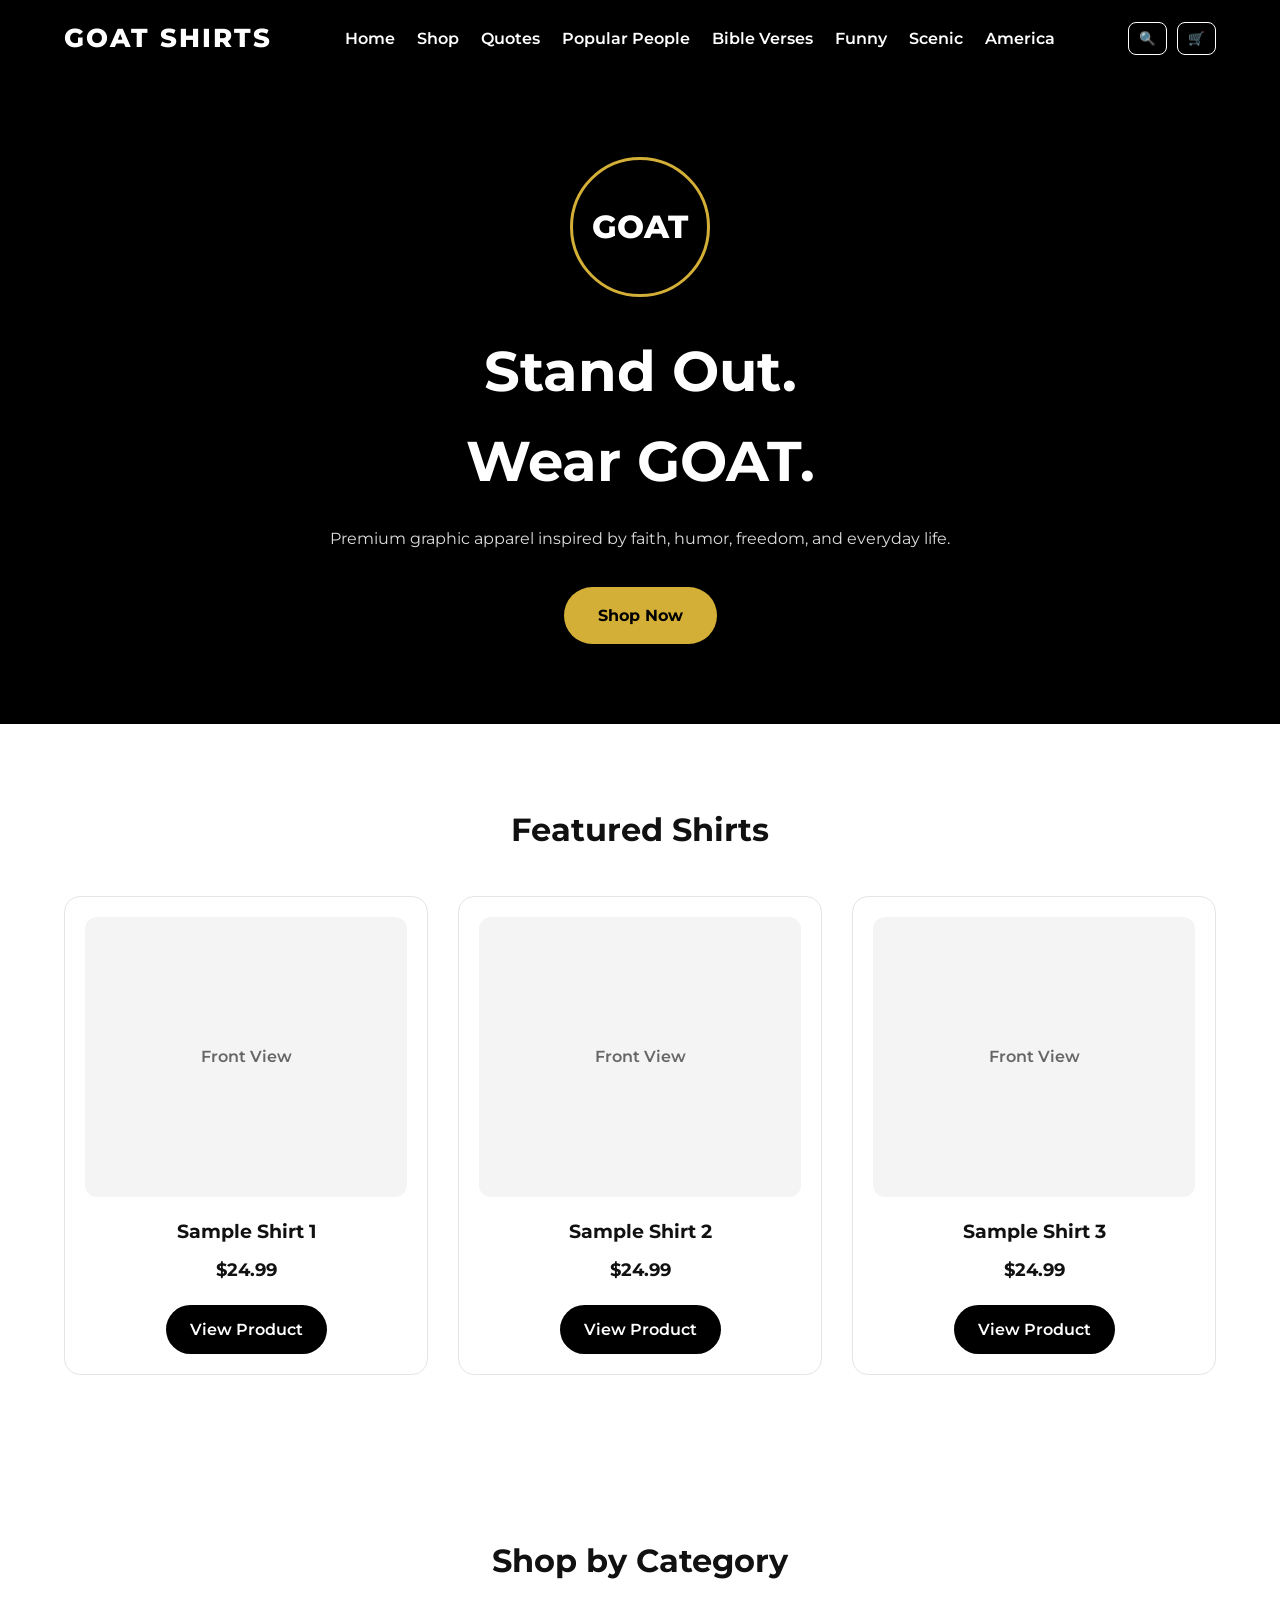
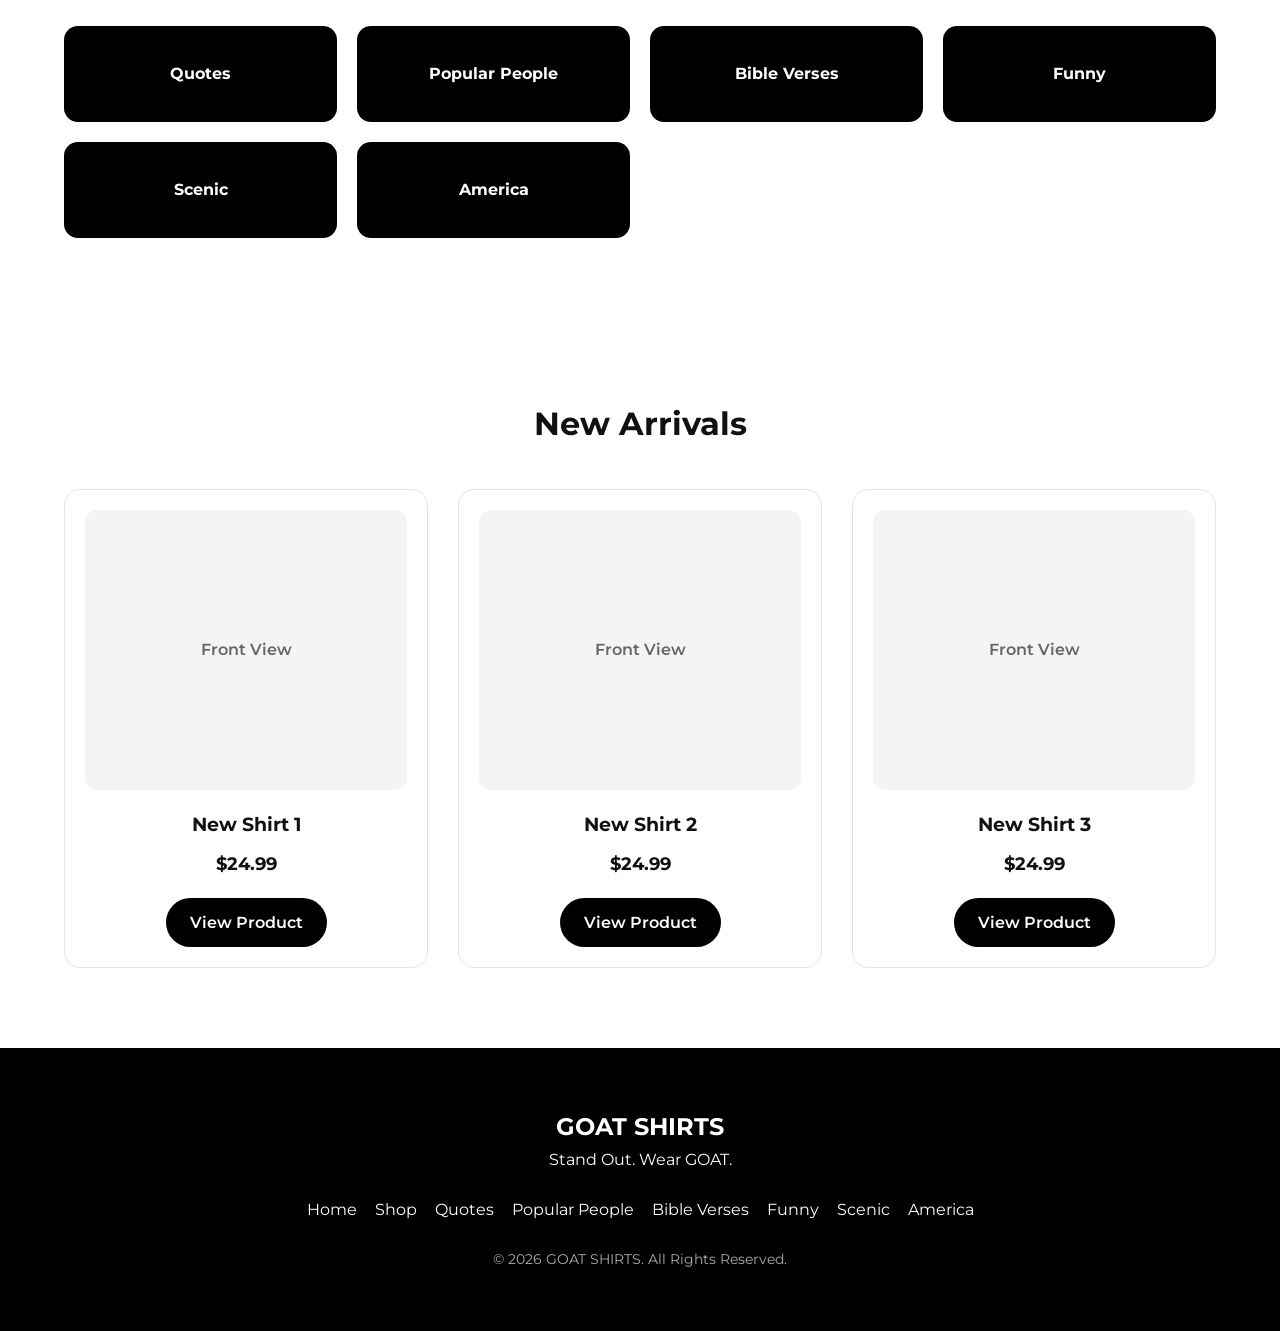
<file: index.html>
<!DOCTYPE html>
<html lang="en">
<head>
    <meta charset="UTF-8">
    <meta name="viewport" content="width=device-width, initial-scale=1.0">
    <title>GOAT SHIRTS | Stand Out. Wear GOAT.</title>

    <link rel="stylesheet" href="styles.css">

    <link rel="preconnect" href="https://fonts.googleapis.com">
    <link rel="preconnect" href="https://fonts.gstatic.com" crossorigin>

    <link href="https://fonts.googleapis.com/css2?family=Montserrat:wght@400;500;600;700;800&display=swap" rel="stylesheet">
</head>

<body>

<header class="navbar">

    <div class="container">

        <a href="index.html" class="logo">
            GOAT SHIRTS
        </a>

        <nav class="nav-menu">

            <a href="index.html">Home</a>
            <a href="categories.html">Shop</a>
            <a href="quotes.html">Quotes</a>
            <a href="popular.html">Popular People</a>
            <a href="bible.html">Bible Verses</a>
            <a href="funny.html">Funny</a>
            <a href="scenic.html">Scenic</a>
            <a href="america.html">America</a>

        </nav>

        <div class="nav-actions">

            <button class="icon-btn" aria-label="Search" onclick="window.location.href='search.html'">
    🔍
</button>

            <button class="icon-btn" aria-label="Shopping Cart" onclick="window.location.href='cart.html'">
    🛒
</button>

        </div>

    </div>

</header>

<section class="hero">

    <div class="hero-inner">

        <div class="hero-logo">

            GOAT

        </div>

        <h1>

            Stand Out.<br>
            Wear GOAT.

        </h1>

        <p>

            Premium graphic apparel inspired by faith,
            humor, freedom, and everyday life.

        </p>

        <a href="categories.html" class="shop-btn">

            Shop Now

        </a>

    </div>

</section>

<section class="featured">

    <div class="container">

        <h2>

            Featured Shirts

        </h2>

        <div class="product-grid">

            <article class="product-card">

                <div class="shirt-image">

                    Front View

                </div>

                <h3>Sample Shirt 1</h3>

                <p>$24.99</p>

                <a href="product.html">

                    View Product

                </a>

            </article>
            <article class="product-card">

                <div class="shirt-image">
                    Front View
                </div>

                <h3>Sample Shirt 2</h3>

                <p>$24.99</p>

                <a href="product.html">
                    View Product
                </a>

            </article>

            <article class="product-card">

                <div class="shirt-image">
                    Front View
                </div>

                <h3>Sample Shirt 3</h3>

                <p>$24.99</p>

                <a href="product.html">
                    View Product
                </a>

            </article>

        </div>

    </div>

</section>

<section class="categories-preview">

    <div class="container">

        <h2>Shop by Category</h2>

        <div class="category-grid">

            <a href="quotes.html" class="category-card">Quotes</a>
            <a href="popular.html" class="category-card">Popular People</a>
            <a href="bible.html" class="category-card">Bible Verses</a>
            <a href="funny.html" class="category-card">Funny</a>
            <a href="scenic.html" class="category-card">Scenic</a>
            <a href="america.html" class="category-card">America</a>

        </div>

    </div>

</section>

<section class="new-arrivals">

    <div class="container">

        <h2>New Arrivals</h2>

        <div class="product-grid">

            <article class="product-card">

                <div class="shirt-image">
                    Front View
                </div>

                <h3>New Shirt 1</h3>

                <p>$24.99</p>

                <a href="product.html">
                    View Product
                </a>

            </article>

            <article class="product-card">

                <div class="shirt-image">
                    Front View
                </div>

                <h3>New Shirt 2</h3>

                <p>$24.99</p>

                <a href="product.html">
                    View Product
                </a>

            </article>

            <article class="product-card">

                <div class="shirt-image">
                    Front View
                </div>

                <h3>New Shirt 3</h3>

                <p>$24.99</p>

                <a href="product.html">
                    View Product
                </a>

            </article>

        </div>

    </div>

</section>
<footer class="site-footer">

    <div class="container">

        <h2>GOAT SHIRTS</h2>

        <p>
            Stand Out. Wear GOAT.
        </p>

        <nav class="footer-links">

            <a href="index.html">Home</a>
            <a href="categories.html">Shop</a>
            <a href="quotes.html">Quotes</a>
            <a href="popular.html">Popular People</a>
            <a href="bible.html">Bible Verses</a>
            <a href="funny.html">Funny</a>
            <a href="scenic.html">Scenic</a>
            <a href="america.html">America</a>

        </nav>

        <p class="copyright">
            © 2026 GOAT SHIRTS. All Rights Reserved.
        </p>

    </div>

</footer>

<script src="script.js"></script>

</body>
</html>
</file>
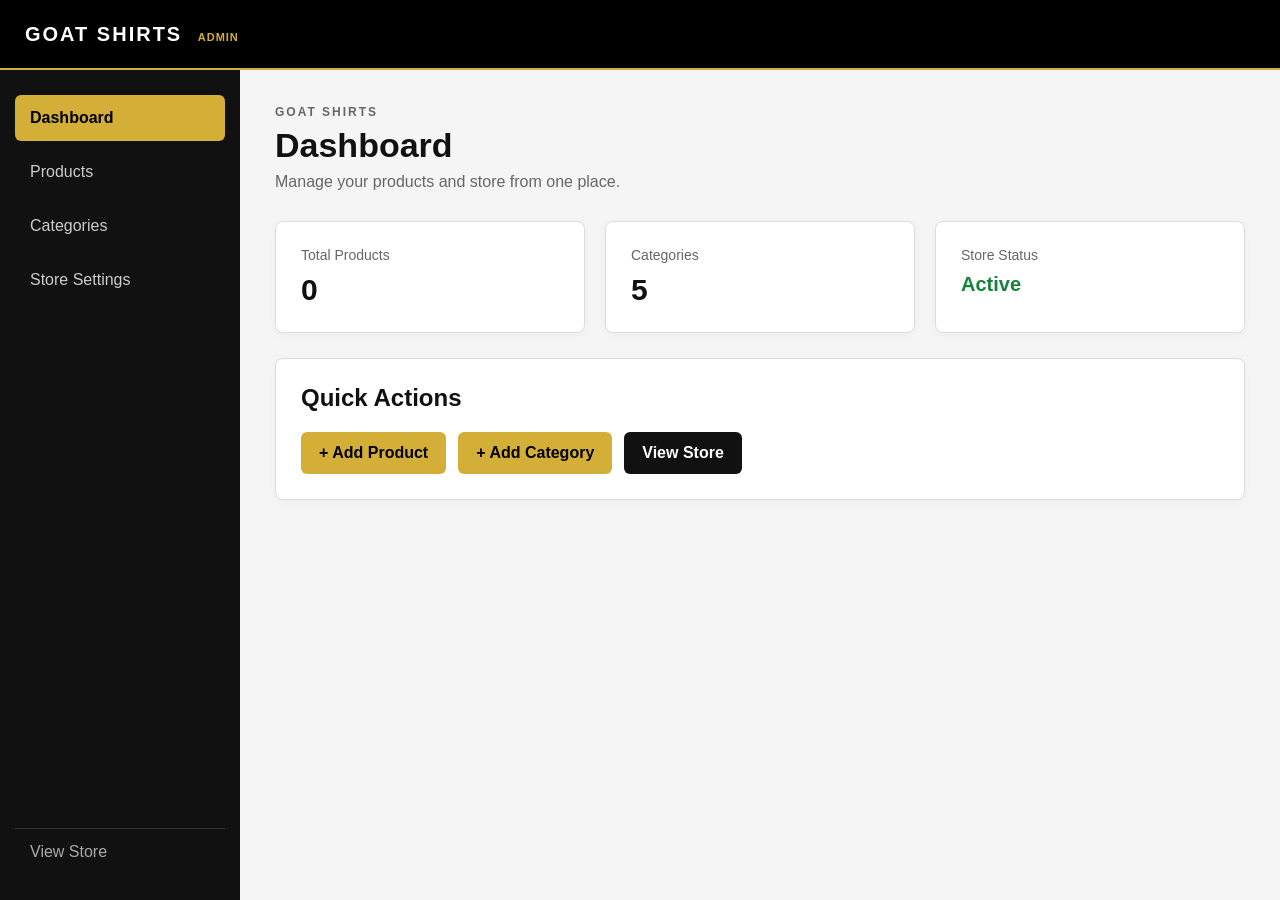
<file: admin.html>
<!DOCTYPE html>
<html lang="en">

<head>

    <meta charset="UTF-8">

    <meta
        name="viewport"
        content="width=device-width, initial-scale=1.0"
    >

    <title>Admin | GOAT SHIRTS</title>

    <link
        rel="stylesheet"
        href="admin.css"
    >

</head>


<body>


<!-- =========================================
     ADMIN HEADER
========================================= -->

<header class="admin-header">

    <div class="admin-logo">

        GOAT SHIRTS

        <span>ADMIN</span>

    </div>


    <button
        class="menu-button"
        id="menuButton"
    >
        ☰
    </button>

</header>



<!-- =========================================
     ADMIN LAYOUT
========================================= -->

<div class="admin-layout">


    <!-- SIDEBAR -->

    <aside
        class="sidebar"
        id="sidebar"
    >

        <nav>

            <button
                class="nav-item active"
                data-section="dashboard"
            >
                Dashboard
            </button>


            <button
                class="nav-item"
                data-section="products"
            >
                Products
            </button>


            <button
                class="nav-item"
                data-section="categories"
            >
                Categories
            </button>


            <button
                class="nav-item"
                data-section="settings"
            >
                Store Settings
            </button>

        </nav>


        <div class="sidebar-bottom">

            <a href="index.html">
                View Store
            </a>

        </div>

    </aside>



    <!-- =====================================
         MAIN CONTENT
    ====================================== -->

    <main class="admin-content">



        <!-- =================================
             DASHBOARD
        ================================== -->

        <section
            id="dashboard"
            class="admin-section active"
        >

            <div class="section-heading">

                <div>

                    <p class="eyebrow">
                        GOAT SHIRTS
                    </p>

                    <h1>
                        Dashboard
                    </h1>

                    <p>
                        Manage your products and store
                        from one place.
                    </p>

                </div>

            </div>



            <!-- STAT CARDS -->

            <div class="stats-grid">


                <div class="stat-card">

                    <span>
                        Total Products
                    </span>

                    <strong id="totalProducts">
                        0
                    </strong>

                </div>


                <div class="stat-card">

                    <span>
                        Categories
                    </span>

                    <strong id="totalCategories">
                        0
                    </strong>

                </div>


                <div class="stat-card">

                    <span>
                        Store Status
                    </span>

                    <strong class="status">
                        Active
                    </strong>

                </div>


            </div>



            <!-- QUICK ACTIONS -->

            <div class="admin-card">

                <h2>
                    Quick Actions
                </h2>


                <div class="quick-actions">


                    <button
                        class="action-button"
                        data-section-button="products"
                    >
                        + Add Product
                    </button>


                    <button
                        class="action-button"
                        data-section-button="categories"
                    >
                        + Add Category
                    </button>


                    <a
                        href="index.html"
                        class="action-button secondary"
                    >
                        View Store
                    </a>


                </div>

            </div>

        </section>



        <!-- =================================
             PRODUCTS
        ================================== -->

        <section
            id="products"
            class="admin-section"
        >


            <div class="section-heading">

                <div>

                    <p class="eyebrow">
                        STORE MANAGEMENT
                    </p>

                    <h1>
                        Products
                    </h1>

                    <p>
                        Add and manage everything
                        you sell.
                    </p>

                </div>


                <button
                    class="primary-button"
                    id="addProductButton"
                >
                    + Add Product
                </button>

            </div>



            <!-- PRODUCT CREATOR -->

            <div
                class="admin-card"
                id="productCreator"
            >

                <h2>
                    Add Product
                </h2>


                <p class="form-description">
                    Create a new product for your store.
                </p>



                <!-- PRODUCT NAME -->

                <div class="form-group">

                    <label for="productName">
                        Product Name
                    </label>

                    <input
                        type="text"
                        id="productName"
                        placeholder="Example: Sunday Drive"
                    >

                </div>



                <!-- PRODUCT TYPE -->

                <div class="form-group">

                    <label for="productType">
                        Product Type
                    </label>

                    <select id="productType">

                        <option value="Shirt">
                            Shirt
                        </option>

                        <option value="Hoodie">
                            Hoodie
                        </option>

                        <option value="Sweatshirt">
                            Sweatshirt
                        </option>

                        <option value="Hat">
                            Hat
                        </option>

                        <option value="Mug">
                            Mug
                        </option>

                        <option value="Bag">
                            Bag
                        </option>

                        <option value="Poster">
                            Poster
                        </option>

                        <option value="Phone Case">
                            Phone Case
                        </option>

                        <option value="Socks">
                            Socks
                        </option>

                        <option value="Other">
                            Other
                        </option>

                    </select>

                </div>



                <!-- PRICE -->

                <div class="form-group">

                    <label for="productPrice">
                        Price
                    </label>

                    <input
                        type="number"
                        id="productPrice"
                        placeholder="24.99"
                        step="0.01"
                        min="0"
                    >

                </div>



                <!-- CATEGORY -->

                <div class="form-group">

                    <label for="productCategory">
                        Category
                    </label>

                    <select id="productCategory">

                        <option value="Quotes">
                            Quotes
                        </option>

                        <option value="Popular People">
                            Popular People
                        </option>

                        <option value="Bible Verses">
                            Bible Verses
                        </option>

                        <option value="Funny Scenic">
                            Funny Scenic
                        </option>

                        <option value="America">
                            America
                        </option>

                    </select>

                </div>



                <!-- DESCRIPTION -->

                <div class="form-group">

                    <label for="productDescription">
                        Description
                    </label>

                    <textarea
                        id="productDescription"
                        placeholder="Describe your product..."
                        rows="5"
                    ></textarea>

                </div>



                <!-- FRONT IMAGE -->

                <div class="form-group">

                    <label for="productFrontImage">
                        Front Image
                    </label>

                <input
    type="file"
    id="productFrontImage"
    accept="image/*"
>

<small>
    Choose a front image from your device.
</small>

<div
    id="frontImagePreview"
    class="image-preview"
></div>   

                </div>



                <!-- BACK IMAGE -->

                <div class="form-group">

                    <label for="productBackImage">
                        Back Image
                    </label>

                  <input
    type="file"
    id="productBackImage"
    accept="image/*"
>

<small>
    Optional. Choose a back image from your device.
</small>

<div
    id="backImagePreview"
    class="image-preview"
></div>

                </div>



                <!-- SIZES -->

                <div class="form-group">

                    <label for="productSizes">
                        Sizes
                    </label>

                    <input
                        type="text"
                        id="productSizes"
                        placeholder="S, M, L, XL, 2XL"
                    >

                    <small>
                        Separate sizes with commas.
                    </small>

                </div>



                <!-- COLORS -->

                <div class="form-group">

                    <label for="productColors">
                        Colors
                    </label>

                    <input
                        type="text"
                        id="productColors"
                        placeholder="Black, White, Gold"
                    >

                    <small>
                        Separate colors with commas.
                    </small>

                </div>



                <!-- SAVE -->

                <div class="form-actions">

                    <button
                        type="button"
                        class="primary-button"
                        id="saveProductButton"
                    >
                        Save Product
                    </button>


                    <button
                        type="button"
                        class="secondary-button"
                        id="cancelProductButton"
                    >
                        Cancel
                    </button>

                </div>


            </div>



            <!-- PRODUCT LIST -->

            <div
                class="admin-card"
                id="productListCard"
            >

                <h2>
                    Your Products
                </h2>


                <div id="productList">

                    <div class="empty-state">

                        <div class="empty-icon">
                            +
                        </div>

                        <h2>
                            No Products Yet
                        </h2>

                        <p>
                            Add your first product above.
                        </p>

                    </div>

                </div>

            </div>

</section>

<!-- =================================
     CATEGORIES
================================== -->

<section
    id="categories"
    class="admin-section"
>

    <div class="section-heading">

        <div>

            <p class="eyebrow">
                STORE ORGANIZATION
            </p>

            <h1>
                Categories
            </h1>

            <p>
                Create and organize your product categories.
            </p>

        </div>

    </div>


    <!-- ADD CATEGORY -->

    <div class="admin-card">

        <h2>
            Add Category
        </h2>

        <p class="form-description">
            Create a category for your products.
        </p>


        <div class="form-group">

            <label for="categoryName">
                Category Name
            </label>

            <input
                type="text"
                id="categoryName"
                placeholder="Example: Summer Collection"
            >

        </div>
<div class="form-group">

    <label for="categoryProductType">
        Product Type
    </label>

    <select id="categoryProductType">

        <option value="Shirt">
            Shirt
        </option>

        <option value="Hoodie">
            Hoodie
        </option>

        <option value="Sweatshirt">
            Sweatshirt
        </option>

        <option value="Hat">
            Hat
        </option>

        <option value="Mug">
            Mug
        </option>

        <option value="Bag">
            Bag
        </option>

        <option value="Poster">
            Poster
        </option>

        <option value="Phone Case">
            Phone Case
        </option>

        <option value="Socks">
            Socks
        </option>

        <option value="Other">
            Other
        </option>

    </select>

</div>

        <button
            type="button"
            class="primary-button"
            id="addCategoryButton"
        >
            Add Category
        </button>

    </div>


    <!-- CATEGORY LIST -->

    <div class="admin-card">

        <h2>
            Your Categories
        </h2>


        <div
            class="category-list"
            id="categoryList"
        >

        </div>

    </div>

</section>
        
        <!-- =================================
             SETTINGS
        ================================== -->

        <section
            id="settings"
            class="admin-section"
        >

            <div class="section-heading">

                <div>

                    <p class="eyebrow">
                        STORE MANAGEMENT
                    </p>

                    <h1>
                        Store Settings
                    </h1>

                    <p>
                        Manage basic GOAT SHIRTS
                        settings.
                    </p>

                </div>

            </div>


            <div class="admin-card">

                <h2>
                    Store Information
                </h2>


                <div class="form-group">

                    <label for="storeName">
                        Store Name
                    </label>

                    <input
                        type="text"
                        id="storeName"
                        value="GOAT SHIRTS"
                    >

                </div>


                <div class="form-group">

                    <label for="storeSlogan">
                        Store Slogan
                    </label>

                    <input
                        type="text"
                        id="storeSlogan"
                        value="Stand Out. Wear GOAT."
                    >

                </div>

            </div>

        </section>


    </main>

</div>



<script src="admin.js"></script>

</body>

</html>
</file>
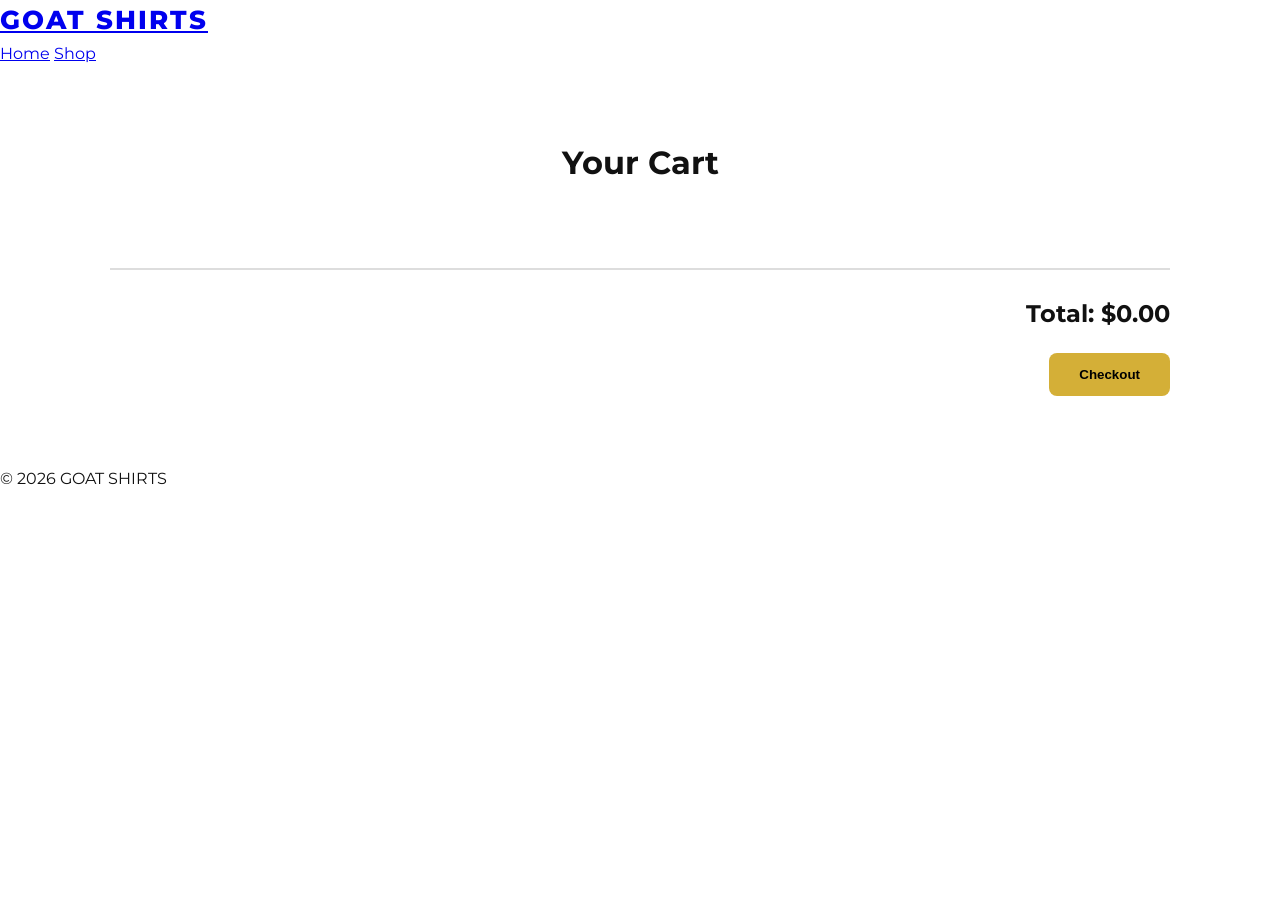
<file: cart.html>
<!DOCTYPE html>
<html lang="en">
<head>
    <meta charset="UTF-8">
    <meta name="viewport" content="width=device-width, initial-scale=1.0">
    <title>Your Cart | GOAT SHIRTS</title>

    <link rel="stylesheet" href="styles.css">

    <link rel="preconnect" href="https://fonts.googleapis.com">
    <link rel="preconnect" href="https://fonts.gstatic.com" crossorigin>
    <link href="https://fonts.googleapis.com/css2?family=Montserrat:wght@300;400;500;600;700&display=swap" rel="stylesheet">
</head>

<body>

<header>
    <div class="logo">
        <a href="index.html">GOAT SHIRTS</a>
    </div>

    <nav>
        <a href="index.html">Home</a>
        <a href="categories.html">Shop</a>
    </nav>
</header>

<main class="cart-page">

    <h1>Your Cart</h1>

    <div id="cart-items">
        <!-- Products will appear here -->
    </div>

    <div class="cart-summary">

        <h2>Total:
            <span id="cart-total">$0.00</span>
        </h2>

        <button id="checkout-btn">
            Checkout
        </button>

    </div>

</main>

<footer>
    <p>© 2026 GOAT SHIRTS</p>
</footer>

<script src="script.js"></script>

</body>
</html>
</file>
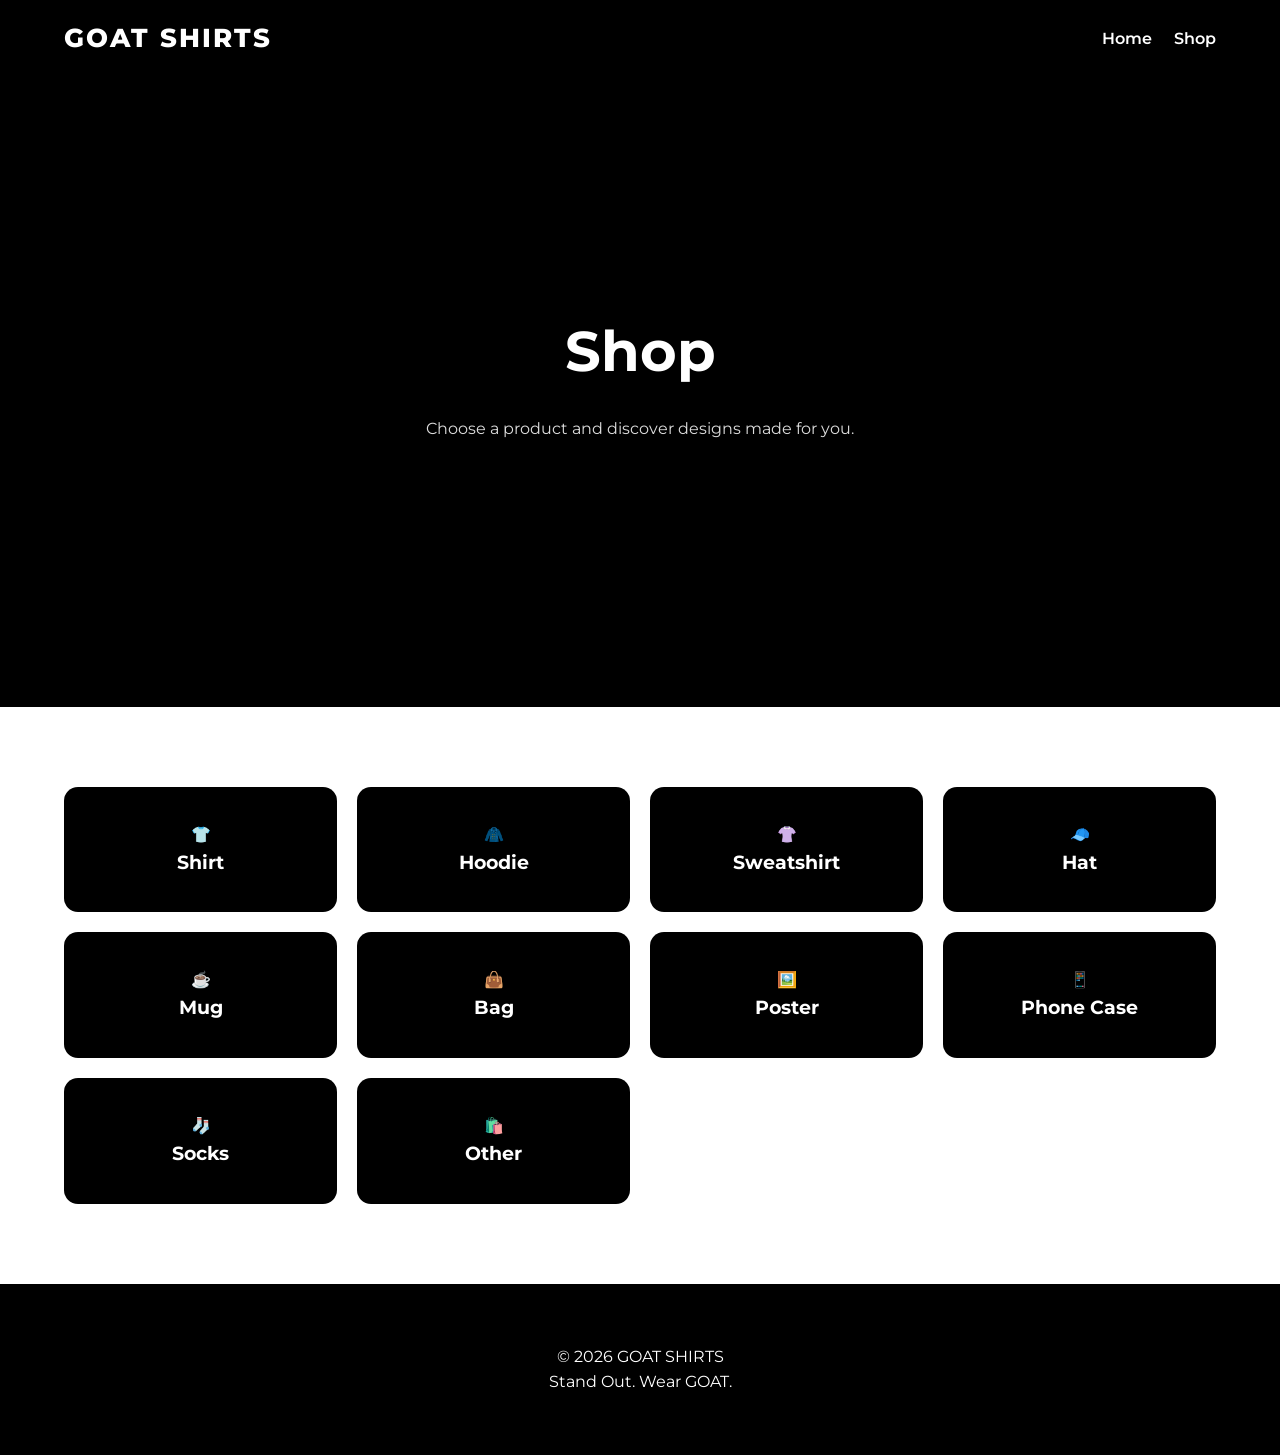
<file: categories.html>
<!DOCTYPE html>
<html lang="en">
<head>

    <meta charset="UTF-8">

    <meta
        name="viewport"
        content="width=device-width, initial-scale=1.0"
    >

    <title>Shop | GOAT SHIRTS</title>

    <link
        rel="stylesheet"
        href="styles.css"
    >

    <link
        rel="preconnect"
        href="https://fonts.googleapis.com"
    >

    <link
        rel="preconnect"
        href="https://fonts.gstatic.com"
        crossorigin
    >

    <link
        href="https://fonts.googleapis.com/css2?family=Montserrat:wght@400;500;600;700;800&display=swap"
        rel="stylesheet"
    >

</head>

<body>

<header class="navbar">

    <div class="container">

        <a
            href="index.html"
            class="logo"
        >
            GOAT SHIRTS
        </a>

        <nav class="nav-menu">

            <a href="index.html">
                Home
            </a>

            <a href="categories.html">
                Shop
            </a>

        </nav>

    </div>

</header>


<section class="hero">

    <div class="hero-inner">

        <h1>
            Shop
        </h1>

        <p>
            Choose a product and discover designs made for you.
        </p>

    </div>

</section>


<section class="categories-preview">

    <div class="container">

        <div
            class="category-grid"
            id="productTypeGrid"
        >

            <!-- Product types will be loaded here -->

        </div>

    </div>

</section>


<footer class="site-footer">

    <div class="container">

        <p>
            © 2026 GOAT SHIRTS
        </p>

        <p>
            Stand Out. Wear GOAT.
        </p>

    </div>

</footer>


<script>

    // =========================================
    // LOAD PRODUCT TYPES
    // =========================================

    const productTypeGrid =
        document.getElementById(
            "productTypeGrid"
        );


    const defaultProductTypes = [
        "Shirt",
        "Hoodie",
        "Sweatshirt",
        "Hat",
        "Mug",
        "Bag",
        "Poster",
        "Phone Case",
        "Socks",
        "Other"
    ];


    let productTypes =
        defaultProductTypes;


    const savedProductTypes =
        localStorage.getItem(
            "goatProductTypes"
        );


    if (savedProductTypes) {

        try {

            const loadedTypes =
                JSON.parse(
                    savedProductTypes
                );

            if (
                Array.isArray(
                    loadedTypes
                ) &&
                loadedTypes.length > 0
            ) {

                productTypes =
                    loadedTypes;

            }

        } catch (error) {

            console.error(
                "Could not load product types:",
                error
            );

        }

    }


    // =========================================
    // PRODUCT TYPE ICONS
    // =========================================

    const productTypeIcons = {

        "Shirt": "👕",

        "Hoodie": "🧥",

        "Sweatshirt": "👚",

        "Hat": "🧢",

        "Mug": "☕",

        "Bag": "👜",

        "Poster": "🖼️",

        "Phone Case": "📱",

        "Socks": "🧦",

        "Other": "🛍️"

    };


    // =========================================
    // DISPLAY PRODUCT TYPES
    // =========================================

    productTypeGrid.innerHTML = "";


    productTypes.forEach(
        productType => {

            const card =
                document.createElement(
                    "a"
                );

            card.className =
                "category-card";


            const icon =
                productTypeIcons[
                    productType
                ] || "🛍️";


            card.href =
                "categories.html?type=" +
                encodeURIComponent(
                    productType
                );


            card.innerHTML = `

                <div>
                    ${icon}
                </div>

                <h3>
                    ${productType}
                </h3>

            `;


            productTypeGrid.appendChild(
                card
            );

        }
    );

</script>


</body>
</html>
</file>
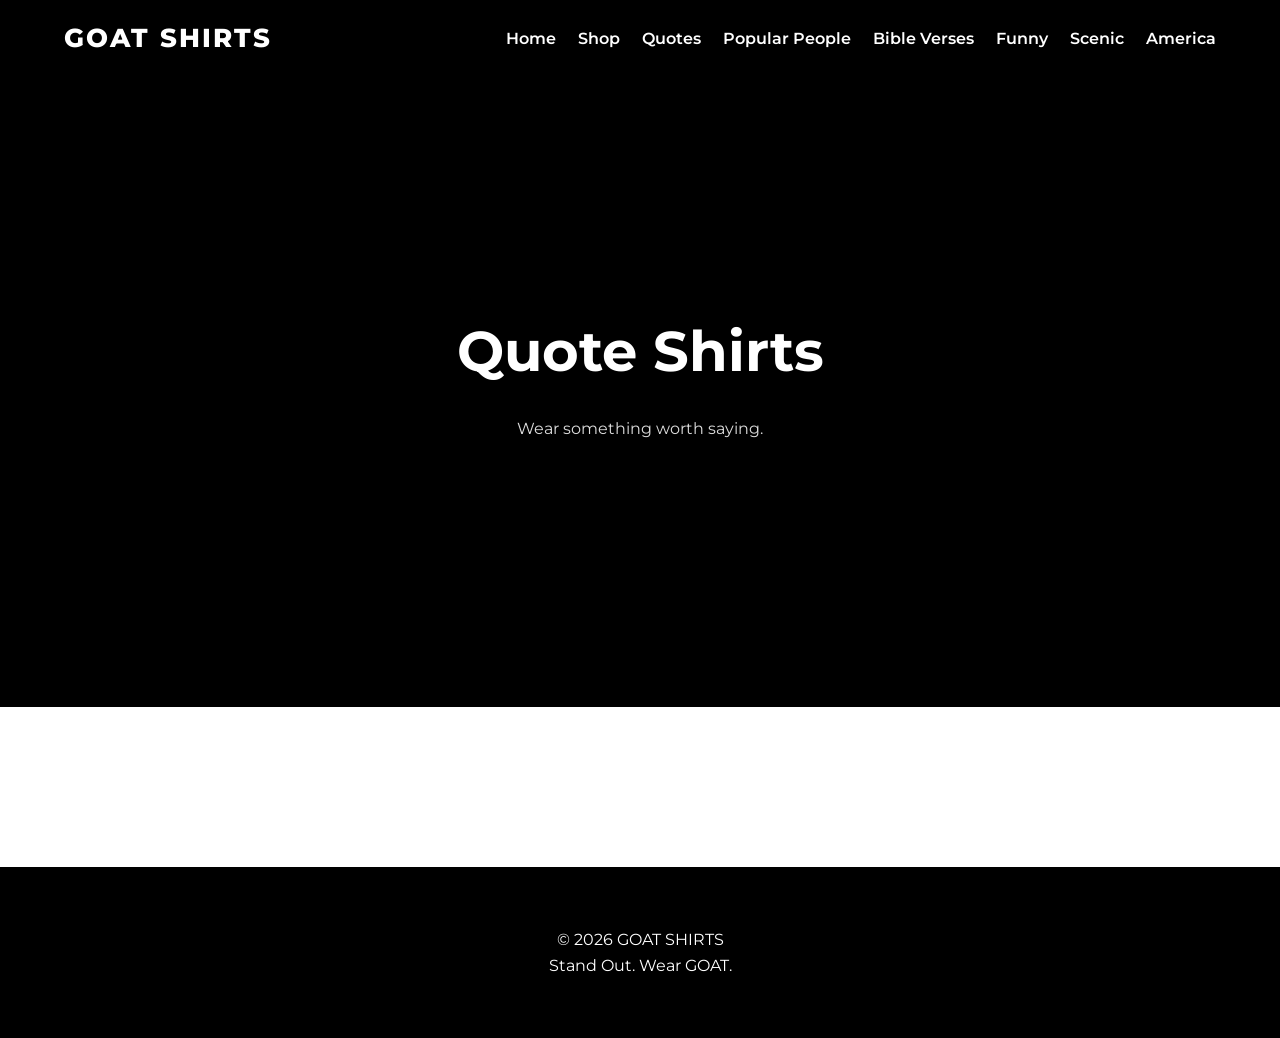
<file: quotes.html>
<!DOCTYPE html>
<html lang="en">
<head>
    <meta charset="UTF-8">
    <meta name="viewport" content="width=device-width, initial-scale=1.0">
    <title>Quotes | GOAT SHIRTS</title>
    <link rel="stylesheet" href="styles.css">
    <link rel="preconnect" href="https://fonts.googleapis.com">
    <link rel="preconnect" href="https://fonts.gstatic.com" crossorigin>
    <link
        href="https://fonts.googleapis.com/css2?family=Montserrat:wght@400;500;600;700;800&display=swap"
        rel="stylesheet"
    >
</head>
<body>
<header class="navbar">
    <div class="container">
        <a href="index.html" class="logo">
            GOAT SHIRTS
        </a>
        <nav class="nav-menu">
            <a href="index.html">Home</a>
            <a href="categories.html">Shop</a>
            <a href="quotes.html">Quotes</a>
            <a href="popular.html">Popular People</a>
            <a href="bible.html">Bible Verses</a>
            <a href="funny.html">Funny</a>
            <a href="scenic.html">Scenic</a>
            <a href="america.html">America</a>
        </nav>
    </div>
</header>
<section class="hero">
    <div class="hero-inner">
        <h1>Quote Shirts</h1>
        <p>
            Wear something worth saying.
        </p>
    </div>
</section>
<section class="featured">
    <div class="container">
        <div
            class="product-grid"
            id="categoryProducts"
        >
        </div>
        <p
            id="categoryNoProducts"
            style="display: none; text-align: center;"
        >
            No products found in this category.
        </p>
    </div>
</section>
<footer class="site-footer">
    <div class="container">
        <p>© 2026 GOAT SHIRTS</p>
        <p>Stand Out. Wear GOAT.</p>
    </div>
</footer>
<script src="script.js"></script>
</body>
</html>
</file>
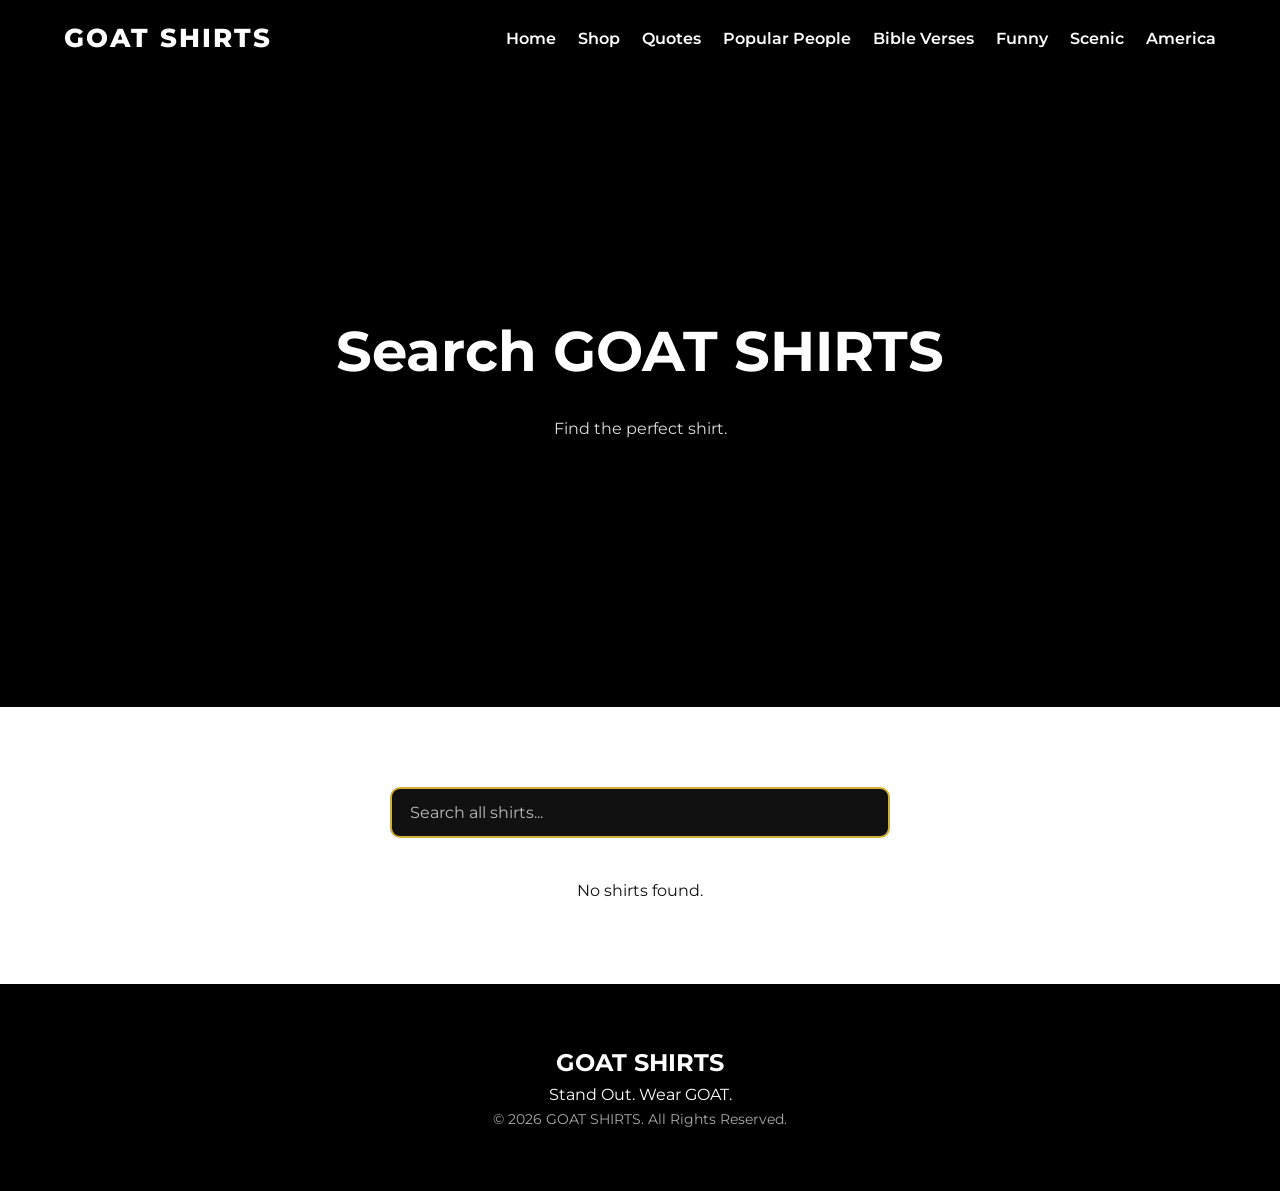
<file: search.html>
<!DOCTYPE html>
<html lang="en">
<head>
    <meta charset="UTF-8">
    <meta name="viewport" content="width=device-width, initial-scale=1.0">

    <title>Search | GOAT SHIRTS</title>

    <link rel="stylesheet" href="styles.css">

    <link href="https://fonts.googleapis.com/css2?family=Montserrat:wght@400;500;600;700;800&display=swap" rel="stylesheet">
</head>

<body>

<header class="navbar">

    <div class="container">

        <a href="index.html" class="logo">
            GOAT SHIRTS
        </a>

        <nav class="nav-menu">

            <a href="index.html">Home</a>
            <a href="categories.html">Shop</a>
            <a href="quotes.html">Quotes</a>
            <a href="popular.html">Popular People</a>
            <a href="bible.html">Bible Verses</a>
            <a href="funny.html">Funny</a>
            <a href="scenic.html">Scenic</a>
            <a href="america.html">America</a>

        </nav>

    </div>

</header>


<section class="hero">

    <div class="hero-inner">

        <h1>Search GOAT SHIRTS</h1>

        <p>
            Find the perfect shirt.
        </p>

    </div>

</section>


<section class="featured">

    <div class="container">

        <div class="search-container">

            <input
                type="text"
                id="siteSearch"
                placeholder="Search all shirts..."
                autocomplete="off"
            >

        </div>


        <div id="searchResults" class="product-grid">

        </div>


        <p id="noResults" style="display: none; text-align: center;">
            No shirts found.
        </p>

    </div>

</section>


<footer class="site-footer">

    <div class="container">

        <h2>GOAT SHIRTS</h2>

        <p>
            Stand Out. Wear GOAT.
        </p>

        <p class="copyright">
            © 2026 GOAT SHIRTS. All Rights Reserved.
        </p>

    </div>

</footer>


<script src="products.js"></script>
<script src="script.js"></script>

</body>
</html>
</file>
<file: styles.css>
/* ==========================
   GOAT SHIRTS
   Premium Theme v1
========================== */

*{
    margin:0;
    padding:0;
    box-sizing:border-box;
}

body{
    font-family:'Montserrat',sans-serif;
    background:#ffffff;
    color:#111;
    line-height:1.6;
}

.container{
    width:90%;
    max-width:1200px;
    margin:auto;
}

/* NAVBAR */

.navbar{
    background:#000;
    color:#fff;
    position:sticky;
    top:0;
    z-index:1000;
    padding:18px 0;
}

.navbar .container{
    display:flex;
    justify-content:space-between;
    align-items:center;
    gap:20px;
}

.logo{
    color:#fff;
    text-decoration:none;
    font-size:1.6rem;
    font-weight:800;
    letter-spacing:2px;
}

.nav-menu{
    display:flex;
    gap:22px;
    flex-wrap:wrap;
}

.nav-menu a{
    color:#fff;
    text-decoration:none;
    font-weight:600;
    transition:.3s;
}

.nav-menu a:hover{
    color:#d4af37;
}

.nav-actions{
    display:flex;
    gap:10px;
}

.icon-btn{
    background:none;
    border:1px solid #fff;
    color:#fff;
    padding:8px 10px;
    border-radius:8px;
    cursor:pointer;
    transition:.3s;
}

.icon-btn:hover{
    background:#d4af37;
    color:#000;
    border-color:#d4af37;
}

/* HERO */

.hero{
    background:#000;
    color:#fff;
    min-height:70vh;
    display:flex;
    justify-content:center;
    align-items:center;
    text-align:center;
    padding:80px 20px;
}

.hero-logo{
    width:140px;
    height:140px;
    border:3px solid #d4af37;
    border-radius:50%;
    display:flex;
    justify-content:center;
    align-items:center;
    font-weight:800;
    font-size:2rem;
    margin:0 auto 30px;
}

.hero h1{
    font-size:3.5rem;
    margin-bottom:20px;
}

.hero p{
    max-width:650px;
    margin:auto;
    margin-bottom:35px;
    color:#ddd;
}

.shop-btn{
    display:inline-block;
    background:#d4af37;
    color:#000;
    padding:16px 34px;
    border-radius:999px;
    text-decoration:none;
    font-weight:700;
    transition:.3s;
}

.shop-btn:hover{
    transform:translateY(-3px);
}
/* ==========================
   PRODUCTS
========================== */

.featured,
.new-arrivals,
.categories-preview{
    padding:80px 0;
}

.featured h2,
.new-arrivals h2,
.categories-preview h2{
    text-align:center;
    margin-bottom:40px;
    font-size:2rem;
}

.product-grid{
    display:grid;
    grid-template-columns:repeat(auto-fit,minmax(250px,1fr));
    gap:30px;
}

.product-card{
    background:#fff;
    border:1px solid #e5e5e5;
    border-radius:16px;
    padding:20px;
    text-align:center;
    transition:.3s;
}

.product-card:hover{
    transform:translateY(-6px);
    box-shadow:0 15px 35px rgba(0,0,0,.08);
}

.shirt-image{
    background:#f4f4f4;
    height:280px;
    display:flex;
    justify-content:center;
    align-items:center;
    border-radius:12px;
    margin-bottom:20px;
    color:#666;
    font-weight:600;
    overflow:hidden;
}

 .shirt-image img {
    max-width:100%;
    max-height:100%;
    width:auto;
    height:auto;
    object-fit:contain;
    display:block;
}
.product-card h3{
    margin-bottom:10px;
}

.product-card p{
    font-size:1.1rem;
    font-weight:700;
    margin-bottom:20px;
}

.product-card a{
    display:inline-block;
    background:#000;
    color:#fff;
    padding:12px 24px;
    border-radius:999px;
    text-decoration:none;
    font-weight:600;
}

.product-card a:hover{
    background:#d4af37;
    color:#000;
}

/* ==========================
   CATEGORIES
========================== */

.category-grid{
    display:grid;
    grid-template-columns:repeat(auto-fit,minmax(220px,1fr));
    gap:20px;
}

.category-card{
    background:#000;
    color:#fff;
    text-decoration:none;
    text-align:center;
    padding:35px 20px;
    border-radius:14px;
    font-weight:700;
    transition:.3s;
}

.category-card:hover{
    background:#d4af37;
    color:#000;
}

/* ==========================
   FOOTER
========================== */

.site-footer{
    background:#000;
    color:#fff;
    padding:60px 20px;
    text-align:center;
}

.footer-links{
    display:flex;
    flex-wrap:wrap;
    justify-content:center;
    gap:18px;
    margin:25px 0;
}

.footer-links a{
    color:#fff;
    text-decoration:none;
}

.footer-links a:hover{
    color:#d4af37;
}

.copyright{
    color:#aaa;
    font-size:.9rem;
}

/* ==========================
   MOBILE
========================== */

@media (max-width:768px){

    .navbar .container{
        flex-direction:column;
    }

    .nav-menu{
        justify-content:center;
    }

    .hero h1{
        font-size:2.3rem;
    }

    .hero-logo{
        width:110px;
        height:110px;
        font-size:1.5rem;
    }
}

.product-gallery{
    display:flex;
    flex-direction:column;
    align-items:center;
    gap:15px;
}

#mainImage{
    width:100%;
    max-width:500px;
    border-radius:12px;
}

.thumbnail-row{
    display:flex;
    gap:12px;
    justify-content:center;
}

.thumb{
    width:80px;
    cursor:pointer;
    border:2px solid transparent;
    border-radius:8px;
    transition:.2s;
}

.thumb.active{
    border-color:#d4af37;
}
/* ==========================
   CART PAGE
========================== */

.cart-page{
    max-width:1100px;
    margin:50px auto;
    padding:20px;
}

.cart-page h1{
    text-align:center;
    margin-bottom:40px;
}

#cart-items{
    display:flex;
    flex-direction:column;
    gap:20px;
}

.cart-item{
    display:flex;
    align-items:center;
    justify-content:space-between;
    background:#fff;
    border:1px solid #ddd;
    border-radius:12px;
    padding:20px;
}

.cart-info{
    flex:1;
    margin-left:20px;
}

.cart-info h3{
    margin-bottom:8px;
}

.cart-price{
    font-weight:600;
}

.cart-summary{
    margin-top:40px;
    text-align:right;
    border-top:2px solid #ddd;
    padding-top:25px;
}

#checkout-btn{
    margin-top:20px;
    background:#d4af37;
    color:#000;
    border:none;
    padding:14px 30px;
    border-radius:8px;
    font-weight:700;
    cursor:pointer;
    transition:.3s;
}

#checkout-btn:hover{
    transform:translateY(-2px);
}
/* Cart Controls */

.cart-controls{
    display:flex;
    align-items:center;
    gap:12px;
    margin:15px 0;
}

.cart-controls button{
    width:36px;
    height:36px;
    border:none;
    border-radius:8px;
    background:#d4af37;
    color:#000;
    font-size:20px;
    font-weight:bold;
    cursor:pointer;
    transition:.25s;
}

.cart-controls button:hover{
    transform:scale(1.08);
}

.cart-controls span{
    min-width:20px;
    text-align:center;
    font-weight:700;
}

.cart-item button{
    background:#111;
    color:#fff;
    border:none;
    padding:10px 18px;
    border-radius:8px;
    cursor:pointer;
    transition:.25s;
}

.cart-item button:hover{
    background:#d4af37;
    color:#000;
}
.search-container{
    max-width:500px;
    margin:0 auto 40px;
}

.search-container input{
    width:100%;
    padding:14px 18px;
    border:2px solid #d4af37;
    border-radius:10px;
    background:#111;
    color:#fff;
    font-size:16px;
    font-family:Montserrat,sans-serif;
    outline:none;
    transition:.3s;
}

.search-container input:focus{
    border-color:#f4d03f;
    box-shadow:0 0 10px rgba(212,175,55,.4);
}

.search-container input::placeholder{
    color:#bbb;
}
</file>
<file: admin.css>
/* =========================================
   GOAT SHIRTS ADMIN
   ADMIN.CSS
========================================= */


/* =========================================
   BASIC RESET
========================================= */

* {
    margin: 0;
    padding: 0;
    box-sizing: border-box;
}

body {
    font-family: Arial, sans-serif;
    background: #f5f5f5;
    color: #111;
    min-height: 100vh;
}

button,
input {
    font: inherit;
}


/* =========================================
   ADMIN HEADER
========================================= */

.admin-header {
    height: 70px;
    background: #000;
    color: #fff;

    display: flex;
    align-items: center;
    justify-content: space-between;

    padding: 0 25px;

    border-bottom: 2px solid #d4af37;
}

.admin-logo {
    font-size: 20px;
    font-weight: bold;
    letter-spacing: 2px;
}

.admin-logo span {
    color: #d4af37;
    font-size: 11px;
    letter-spacing: 1px;
    margin-left: 8px;
}

.menu-button {
    display: none;

    background: none;
    border: none;
    color: white;

    font-size: 26px;
    cursor: pointer;
}


/* =========================================
   ADMIN LAYOUT
========================================= */

.admin-layout {
    display: flex;
    min-height: calc(100vh - 70px);
}


/* =========================================
   SIDEBAR
========================================= */

.sidebar {
    width: 240px;
    background: #111;
    color: white;

    display: flex;
    flex-direction: column;
    justify-content: space-between;

    padding: 25px 15px;
}

.sidebar nav {
    display: flex;
    flex-direction: column;
    gap: 8px;
}

.nav-item {
    width: 100%;

    padding: 14px 15px;

    background: transparent;
    border: none;

    color: #ccc;

    text-align: left;

    border-radius: 6px;

    cursor: pointer;

    transition: 0.2s;
}

.nav-item:hover {
    background: #222;
    color: white;
}

.nav-item.active {
    background: #d4af37;
    color: #000;
    font-weight: bold;
}

.sidebar-bottom {
    padding-top: 20px;
}

.sidebar-bottom a {
    display: block;

    color: #aaa;
    text-decoration: none;

    padding: 14px 15px;

    border-top: 1px solid #333;
}

.sidebar-bottom a:hover {
    color: #d4af37;
}


/* =========================================
   MAIN CONTENT
========================================= */

.admin-content {
    flex: 1;
    padding: 35px;
    max-width: 1400px;
}

.admin-section {
    display: none;
}

.admin-section.active {
    display: block;
}


/* =========================================
   SECTION HEADINGS
========================================= */

.section-heading {
    display: flex;
    align-items: center;
    justify-content: space-between;

    gap: 20px;

    margin-bottom: 30px;
}

.eyebrow {
    color: #b08d20;

    font-size: 12px;
    font-weight: bold;

    letter-spacing: 2px;

    margin-bottom: 7px;
}

.section-heading h1 {
    font-size: 34px;
    margin-bottom: 8px;
}

.section-heading p {
    color: #666;
}


/* =========================================
   STAT CARDS
========================================= */

.stats-grid {
    display: grid;

    grid-template-columns:
        repeat(3, minmax(0, 1fr));

    gap: 20px;

    margin-bottom: 25px;
}

.stat-card {
    background: white;

    padding: 25px;

    border-radius: 8px;

    border: 1px solid #ddd;

    box-shadow:
        0 2px 8px rgba(0, 0, 0, 0.04);

    display: flex;
    flex-direction: column;

    gap: 10px;
}

.stat-card span {
    color: #666;

    font-size: 14px;
}

.stat-card strong {
    font-size: 30px;
}

.stat-card .status {
    color: #16833b;
    font-size: 20px;
}


/* =========================================
   ADMIN CARDS
========================================= */

.admin-card {
    background: white;

    border: 1px solid #ddd;

    border-radius: 8px;

    padding: 25px;

    margin-bottom: 25px;

    box-shadow:
        0 2px 8px rgba(0, 0, 0, 0.04);
}

.admin-card h2 {
    margin-bottom: 20px;
}


/* =========================================
   QUICK ACTIONS
========================================= */

.quick-actions {
    display: flex;

    flex-wrap: wrap;

    gap: 12px;
}

.action-button,
.primary-button {
    display: inline-flex;

    align-items: center;
    justify-content: center;

    padding: 12px 18px;

    border-radius: 6px;

    border: none;

    cursor: pointer;

    text-decoration: none;

    font-weight: bold;

    transition: 0.2s;
}

.primary-button,
.action-button {
    background: #d4af37;
    color: #000;
}

.primary-button:hover,
.action-button:hover {
    background: #b99524;
}

.action-button.secondary {
    background: #111;
    color: white;
}

.action-button.secondary:hover {
    background: #333;
}


/* =========================================
   EMPTY STATE
========================================= */

.empty-state {
    text-align: center;

    padding: 60px 20px;
}

.empty-icon {
    width: 55px;
    height: 55px;

    margin: 0 auto 20px;

    border-radius: 50%;

    background: #d4af37;
    color: #000;

    display: flex;

    align-items: center;
    justify-content: center;

    font-size: 28px;
    font-weight: bold;
}

.empty-state h2 {
    margin-bottom: 10px;
}

.empty-state p {
    color: #666;

    margin-bottom: 20px;
}


/* =========================================
   CATEGORY LIST
========================================= */

.category-list {
    display: flex;
    flex-direction: column;

    gap: 10px;
}

.category-item {
    padding: 16px;

    background: #f7f7f7;

    border: 1px solid #ddd;

    border-radius: 6px;

    font-weight: bold;
}


/* =========================================
   FORM ELEMENTS
========================================= */

.form-group {
    display: flex;
    flex-direction: column;

    gap: 8px;

    margin-bottom: 20px;
}

.form-group label {
    font-weight: bold;

    font-size: 14px;
}

.form-group input {
    width: 100%;

    padding: 12px 14px;

    border: 1px solid #ccc;

    border-radius: 6px;

    outline: none;
}

.form-group input:focus {
    border-color: #d4af37;

    box-shadow:
        0 0 0 2px rgba(212, 175, 55, 0.15);
}


/* =========================================
   TABLET
========================================= */

@media (max-width: 900px) {

    .sidebar {
        width: 210px;
    }

    .admin-content {
        padding: 25px;
    }

    .stats-grid {
        grid-template-columns: 1fr;
    }

}


/* =========================================
   MOBILE
========================================= */

@media (max-width: 700px) {

    .admin-header {
        height: 65px;

        padding: 0 18px;
    }

    .admin-logo {
        font-size: 17px;
    }

    .menu-button {
        display: block;
    }

    .admin-layout {
        position: relative;
    }

    .sidebar {
        position: fixed;

        top: 65px;
        left: 0;

        width: 100%;

        height: calc(100vh - 65px);

        z-index: 100;

        transform: translateX(-100%);

        transition: transform 0.25s ease;
    }

    .sidebar.open {
        transform: translateX(0);
    }

    .admin-content {
        width: 100%;

        padding: 22px 16px;
    }

    .section-heading {
        align-items: flex-start;

        flex-direction: column;
    }

    .section-heading h1 {
        font-size: 28px;
    }

    .stats-grid {
        grid-template-columns: 1fr;
    }

    .quick-actions {
        flex-direction: column;
    }

    .action-button,
    .primary-button {
        width: 100%;
    }

    .admin-card {
        padding: 20px;
    }

}
/* =========================================
   PRODUCT CREATOR
========================================= */

.form-description {
    color: #666;
    margin-top: -10px;
    margin-bottom: 25px;
}

.form-group select,
.form-group textarea {
    width: 100%;
    padding: 12px 14px;

    border: 1px solid #ccc;
    border-radius: 6px;

    background: white;

    outline: none;
}

.form-group select:focus,
.form-group textarea:focus {
    border-color: #d4af37;

    box-shadow:
        0 0 0 2px rgba(212, 175, 55, 0.15);
}

.form-group textarea {
    resize: vertical;
}

.form-group small {
    color: #777;
    font-size: 12px;
}

.form-actions {
    display: flex;
    gap: 12px;
    margin-top: 25px;
}

.secondary-button {
    padding: 12px 18px;

    background: #111;
    color: white;

    border: none;
    border-radius: 6px;

    cursor: pointer;

    font-weight: bold;
}

.secondary-button:hover {
    background: #333;
}
/* =========================================
   PRODUCT ADMIN LIST
========================================= */

.product-admin-list {
    display: flex;
    flex-direction: column;
    gap: 12px;
}

.product-admin-item {
    display: flex;
    align-items: center;
    justify-content: space-between;
    gap: 20px;

    padding: 18px;

    background: #f8f8f8;

    border: 1px solid #ddd;
    border-radius: 8px;
}

.product-admin-info {
    flex: 1;
}

.product-admin-info h3 {
    margin-bottom: 6px;
    font-size: 18px;
}

.product-admin-info p {
    color: #666;
    font-size: 14px;
    margin-top: 4px;
}

.product-admin-actions {
    display: flex;
    gap: 8px;
}

.edit-button {
    padding: 10px 15px;

    background: #d4af37;
    color: #000;

    border: none;
    border-radius: 6px;

    cursor: pointer;

    font-weight: bold;
}

.edit-button:hover {
    background: #b99524;
}

.delete-button {
    padding: 10px 15px;

    background: #111;
    color: white;

    border: none;
    border-radius: 6px;

    cursor: pointer;

    font-weight: bold;
}

.delete-button:hover {
    background: #333;
}

@media (max-width: 700px) {

    .product-admin-item {
        flex-direction: column;
        align-items: stretch;
    }

    .product-admin-actions {
        width: 100%;
    }

    .product-admin-actions button {
        flex: 1;
    }

}
</file>
